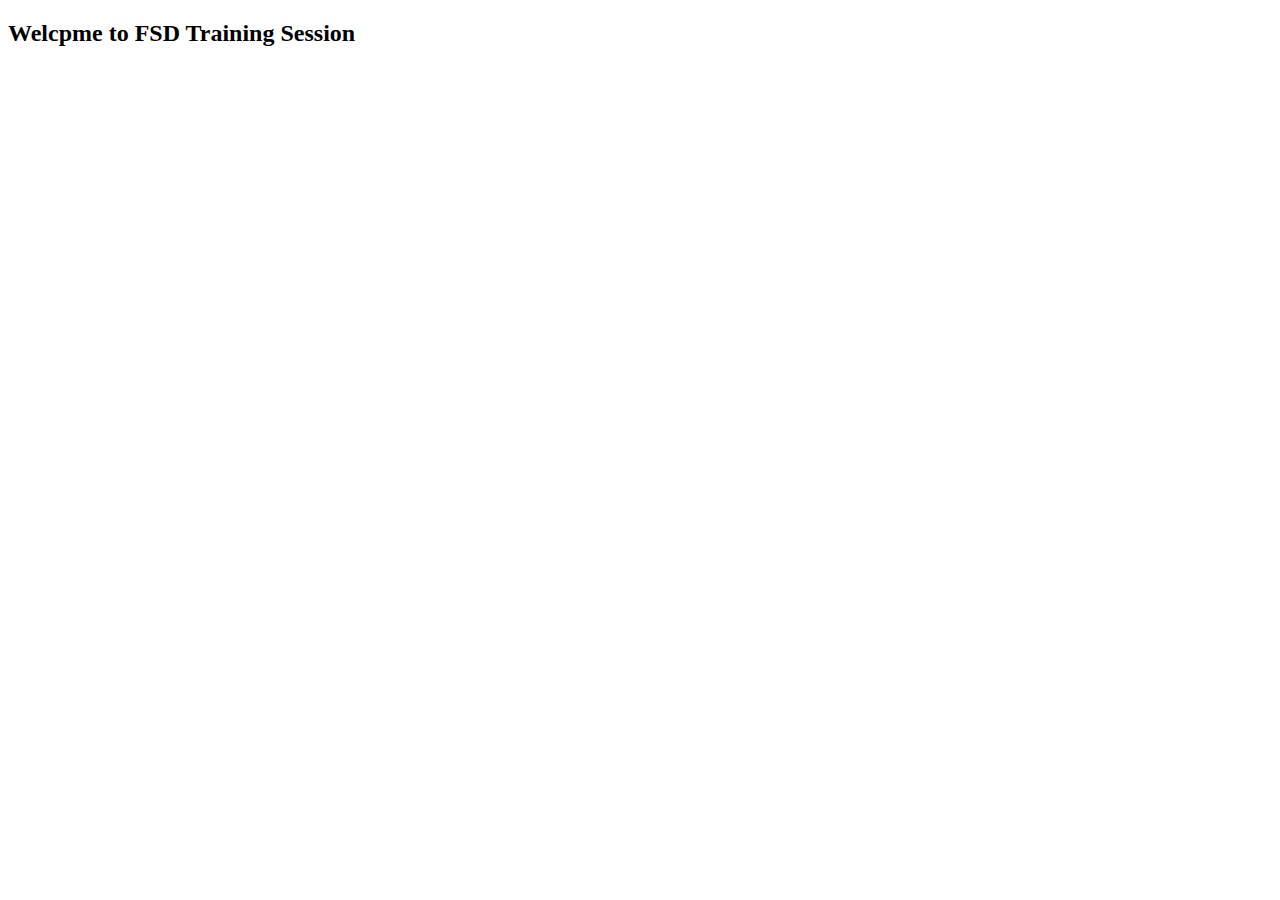
<file: index.html>
<!DOCTYPE html>
<html lang="en">
<head>
    <meta charset="UTF-8">
    <meta name="viewport" content="width=device-width, initial-scale=1.0">
    <title>Document</title>
</head>
<body>
    <h2>Welcpme to FSD Training Session</h2>
</body>
</html>
</file>
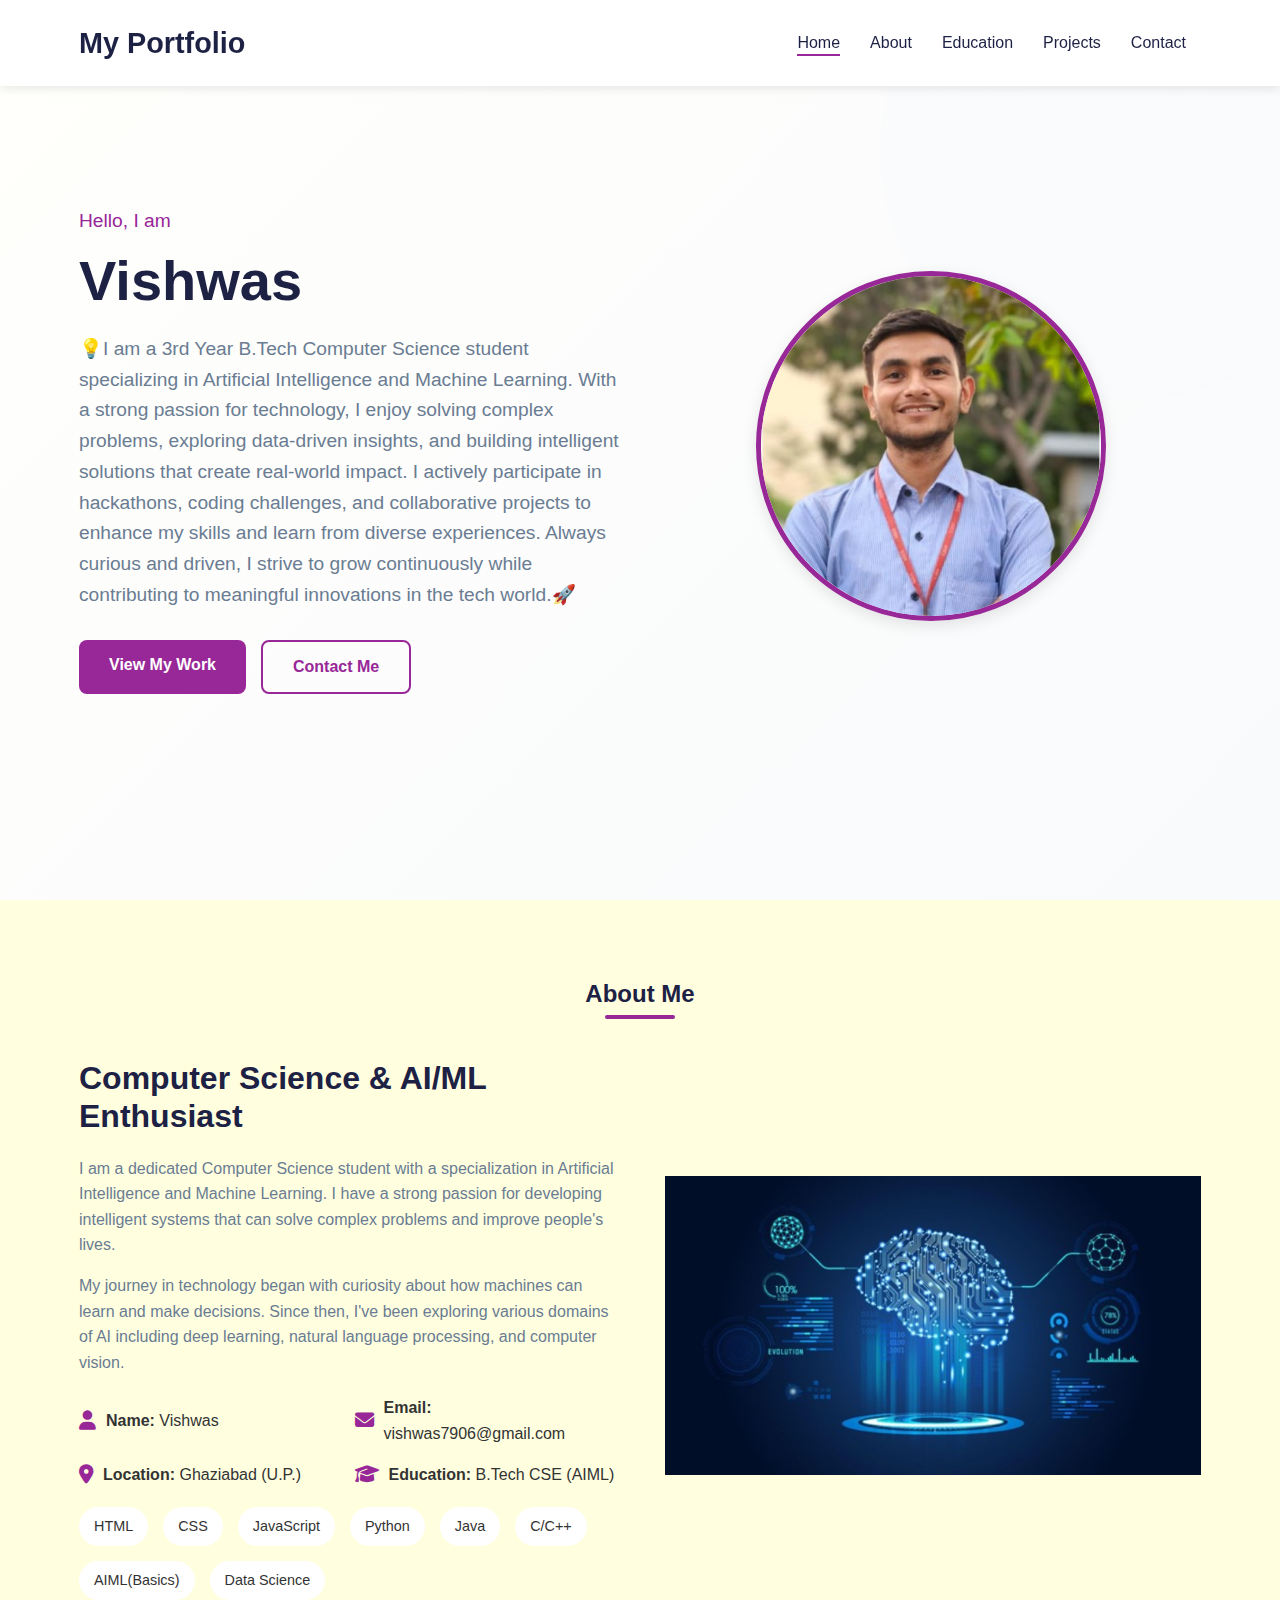
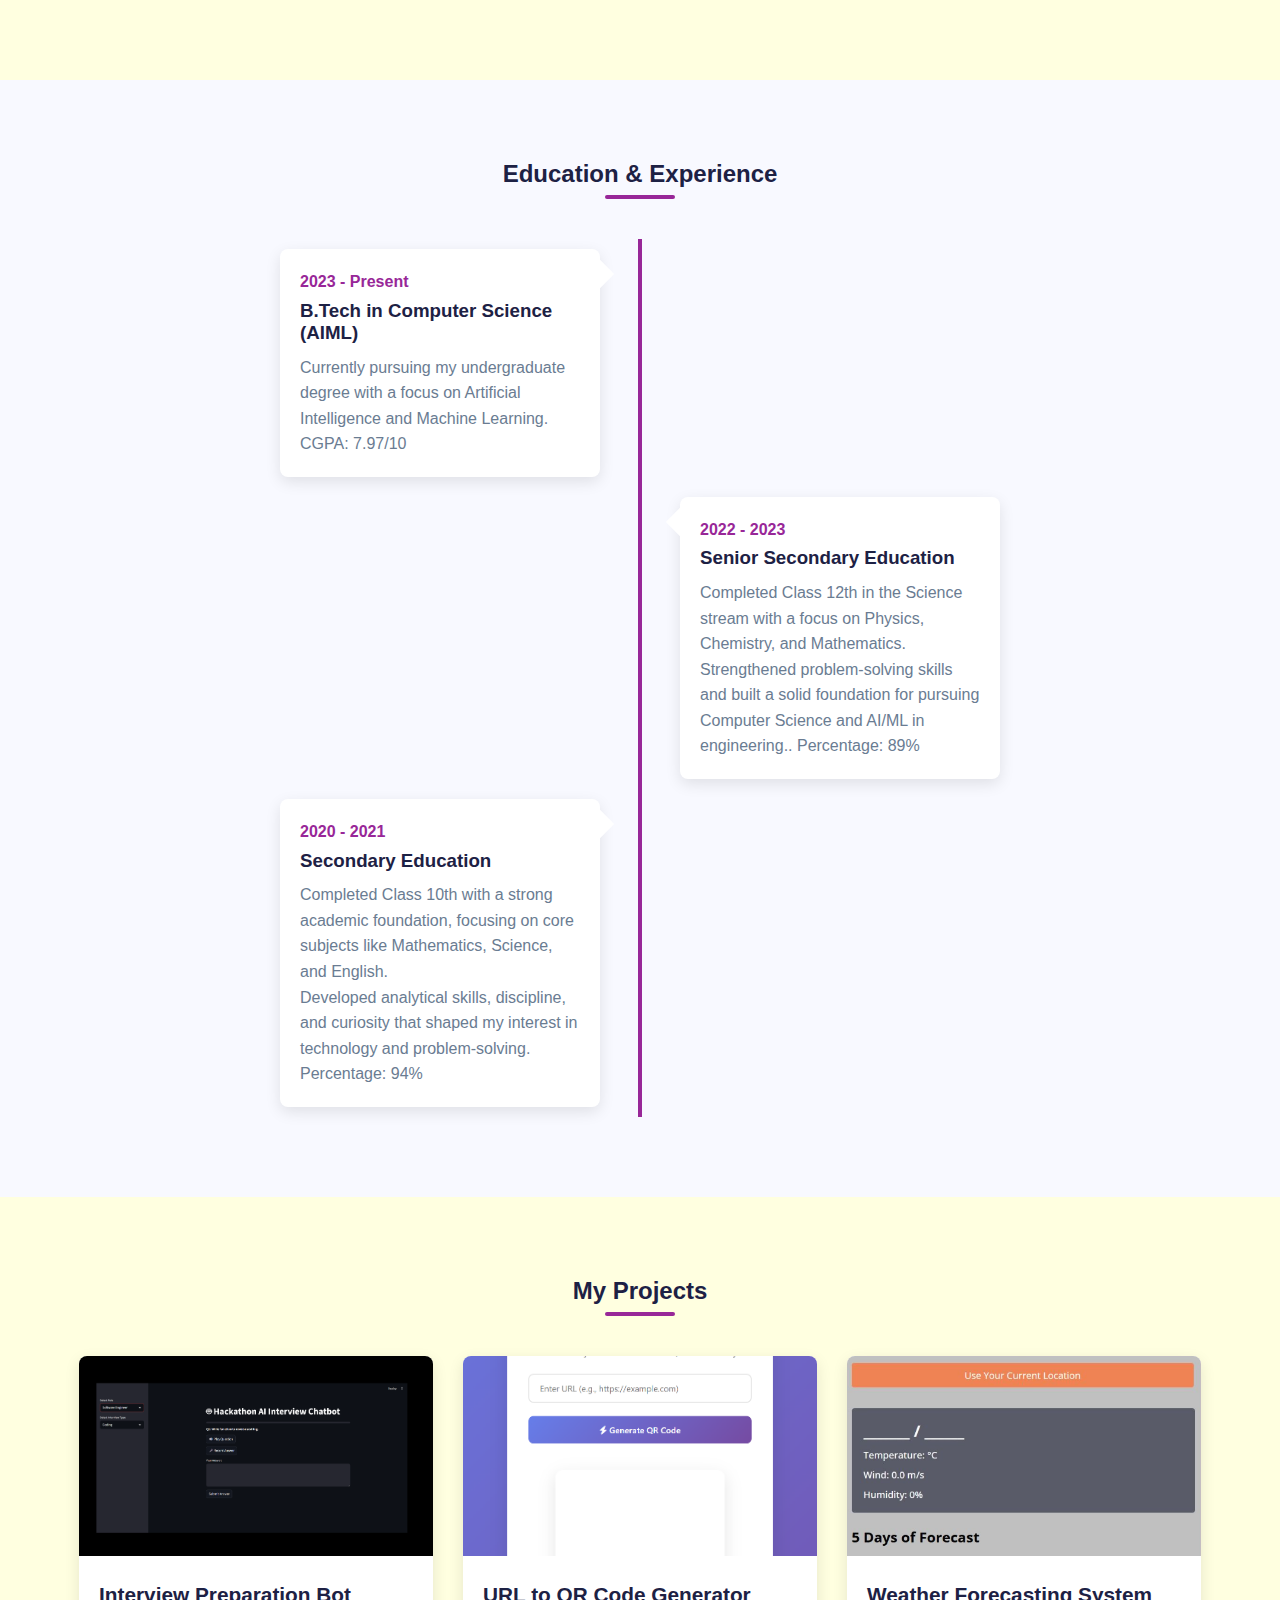
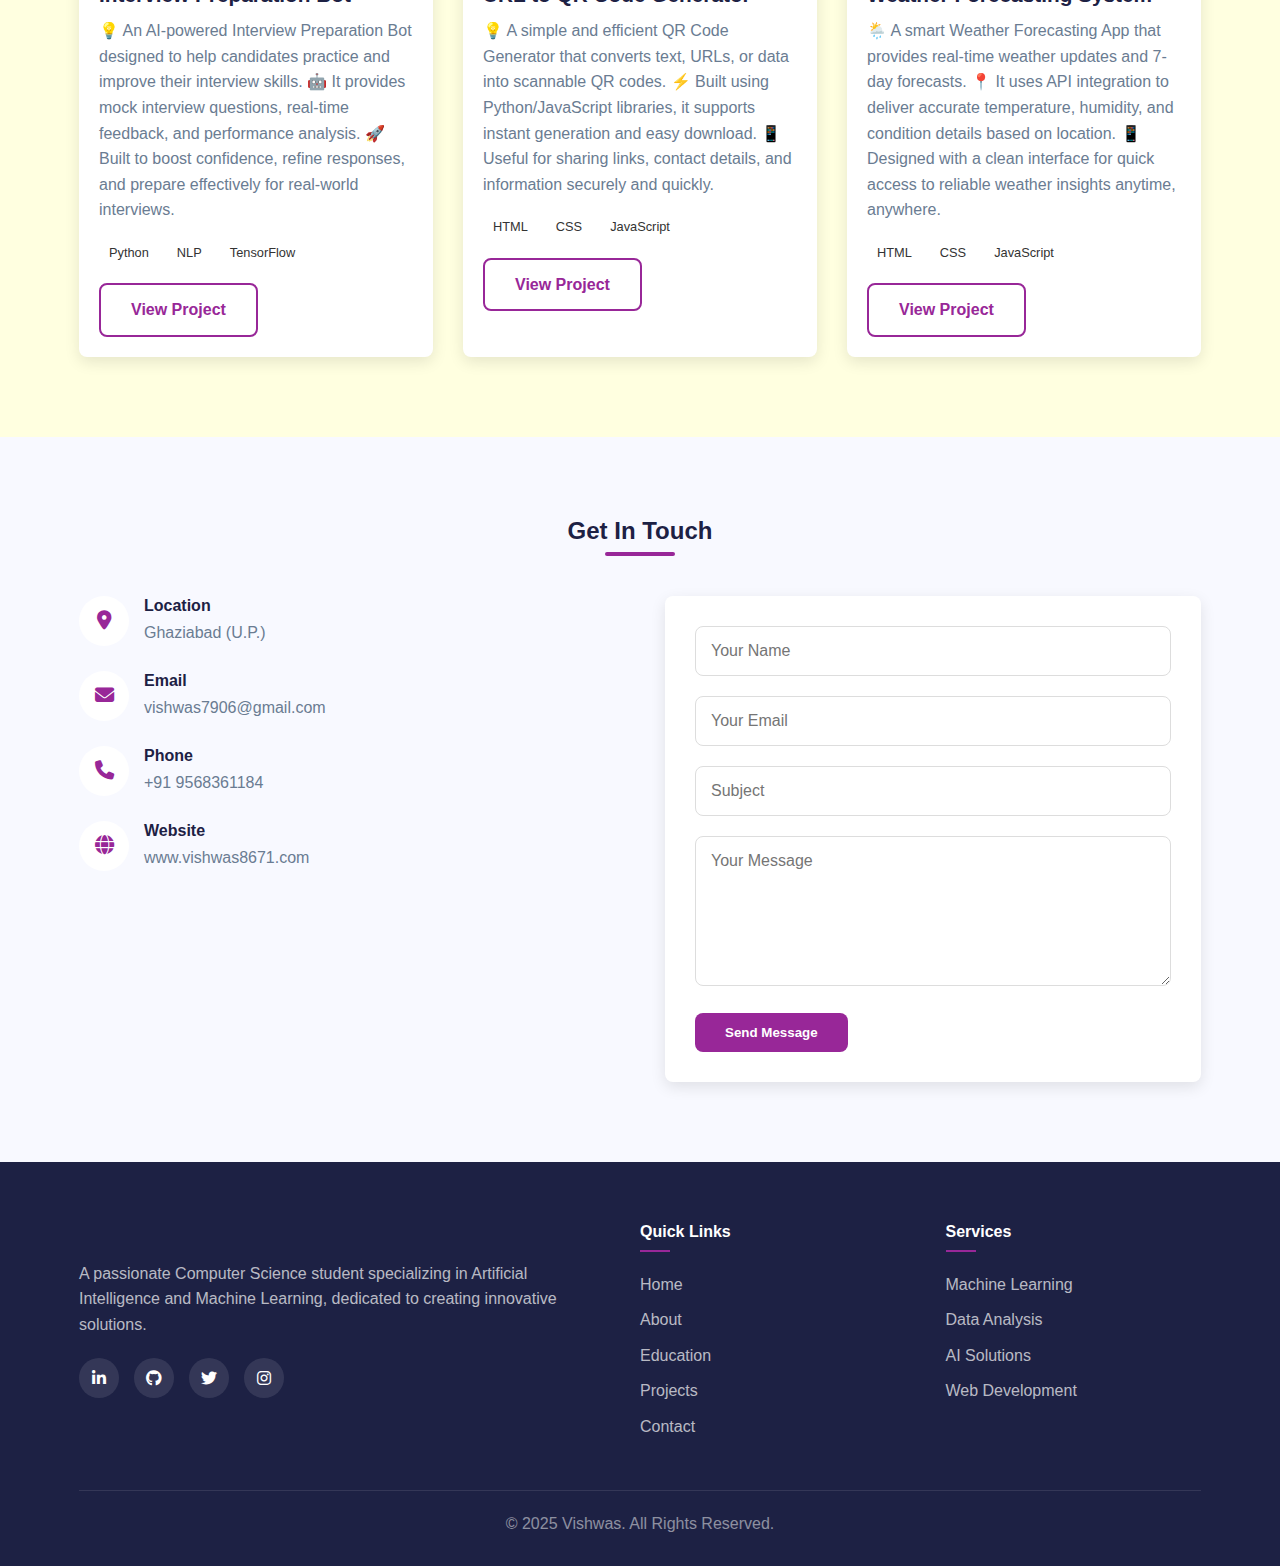
<file: Portfolio Website/index.html>
<!DOCTYPE html>
<html lang="en">
<head>
    <meta charset="UTF-8">
    <meta name="viewport" content="width=device-width, initial-scale=1.0">
    <title>Vishwas | CSE AIML Student</title>
    <link rel="stylesheet" href="https://cdnjs.cloudflare.com/ajax/libs/font-awesome/6.4.0/css/all.min.css">
    <link rel="stylesheet" href="page-style.css">
</head>
<body>
    <!-- Header -->
    <header id="header">
        <div class="container">
            <nav class="navbar">
                <a href="#" class="logo">My Portfolio<span></span></a>
                
                <ul class="nav-menu">
                    <li><a href="#home" class="nav-link active">Home</a></li>
                    <li><a href="#about" class="nav-link">About</a></li>
                    <li><a href="#education" class="nav-link">Education</a></li>
                    <li><a href="#projects" class="nav-link">Projects</a></li>
                    <li><a href="#contact" class="nav-link">Contact</a></li>
                </ul>
                
                <div class="hamburger">
                    <span class="bar"></span>
                    <span class="bar"></span>
                    <span class="bar"></span>
                </div>
            </nav>
        </div>
    </header>

    <!-- Hero Section -->
    <section id="home" class="hero">
        <div class="container">
            <div class="hero-content">
                <div class="hero-text">
                    <span class="hero-greeting">Hello, I am</span>
                    <h1 class="hero-title">Vishwas</h1>
                    <p class="hero-description">💡I am a 3rd Year B.Tech Computer Science student specializing in Artificial Intelligence and Machine Learning. With a strong passion for technology, I enjoy solving complex problems, exploring data-driven insights, and building intelligent solutions that create real-world impact. I actively participate in hackathons, coding challenges, and collaborative projects to enhance my skills and learn from diverse experiences. Always curious and driven, I strive to grow continuously while contributing to meaningful innovations in the tech world.🚀</p>
                    <div class="hero-buttons">
                        <a href="#projects" class="btn">View My Work</a>
                        <a href="#contact" class="btn btn-outline">Contact Me</a>
                    </div>
                </div>
                <div class="hero-image">
                    <img src="pic1.jpg" alt="Professional headshot of Vishwas" class="profile-img">
                </div>
            </div>
        </div>
    </section>

    <!-- About Section -->
    <section id="about" class="section">
        <div class="container">
            <h2 class="section-title">About Me</h2>
            <div class="about-content">
                <div class="about-text">
                    <h3>Computer Science & AI/ML Enthusiast</h3>
                    <p>I am a dedicated Computer Science student with a specialization in Artificial Intelligence and Machine Learning. I have a strong passion for developing intelligent systems that can solve complex problems and improve people's lives.</p>
                    <p>My journey in technology began with curiosity about how machines can learn and make decisions. Since then, I've been exploring various domains of AI including deep learning, natural language processing, and computer vision.</p>
                    <div class="about-info">
                        <div class="info-item">
                            <i class="fas fa-user"></i>
                            <span><strong>Name:</strong> Vishwas</span>
                        </div>
                        <div class="info-item">
                            <i class="fas fa-envelope"></i>
                            <span><strong>Email:</strong> vishwas7906@gmail.com</span>
                        </div>
                        <div class="info-item">
                            <i class="fas fa-map-marker-alt"></i>
                            <span><strong>Location:</strong> Ghaziabad (U.P.)</span>
                        </div>
                        <div class="info-item">
                            <i class="fas fa-graduation-cap"></i>
                            <span><strong>Education:</strong> B.Tech CSE (AIML)</span>
                        </div>
                    </div>
                    <div class="skills">
                        <span class="skill">HTML</span>
                        <span class="skill">CSS</span>
                        <span class="skill">JavaScript</span>
                        <span class="skill">Python</span>
                        <span class="skill">Java</span>
                        <span class="skill">C/C++</span>
                        <span class="skill">AIML(Basics)</span>
                        <span class="skill">Data Science</span>
                    </div>
                </div>
                <div class="about-image">
                    <img src="aiml.png" alt="AI and technology concept illustration" class="about-img">
                </div>
            </div>
        </div>
    </section>

    <!-- Education Section -->
    <section id="education" class="section" style="background-color: #f8f9ff;">
        <div class="container">
            <h2 class="section-title">Education & Experience</h2>
            <div class="timeline">
                <div class="timeline-item">
                    <div class="timeline-content">
                        <div class="timeline-date">2023 - Present</div>
                        <h3 class="timeline-title">B.Tech in Computer Science (AIML)</h3>
                        <p class="timeline-desc">Currently pursuing my undergraduate degree with a focus on Artificial Intelligence and Machine Learning. CGPA: 7.97/10</p>
                    </div>
                </div>
                <div class="timeline-item">
                    <div class="timeline-content">
                        <div class="timeline-date">2022 - 2023</div>
                        <h3 class="timeline-title">Senior Secondary Education</h3>
                        <p class="timeline-desc">Completed Class 12th in the Science stream with a focus on Physics, Chemistry, and Mathematics. <br>
Strengthened problem-solving skills and built a solid foundation for pursuing Computer Science and AI/ML in engineering.. Percentage: 89%</p>
                    </div>
                </div>
                <div class="timeline-item">
                    <div class="timeline-content">
                        <div class="timeline-date">2020 - 2021</div>
                        <h3 class="timeline-title">Secondary Education</h3>
                        <p class="timeline-desc">Completed Class 10th with a strong academic foundation, focusing on core subjects like Mathematics, Science, and English. <br>
Developed analytical skills, discipline, and curiosity that shaped my interest in technology and problem-solving. Percentage: 94% </p>
                    </div>
                </div>
            </div>
        </div>
    </section>

    <!-- Projects Section -->
    <section id="projects" class="section">
        <div class="container">
            <h2 class="section-title">My Projects</h2>
            <div class="projects-grid">
                <div class="project-card">
                    <img src="interview bot.png" alt="Sentiment analysis dashboard interface" class="project-img">
                    <div class="project-content">
                        <h3 class="project-title">Interview Preparation Bot</h3>
                        <p class="project-desc">💡 An AI-powered Interview Preparation Bot designed to help candidates practice and improve their interview skills.
🤖 It provides mock interview questions, real-time feedback, and performance analysis.
🚀 Built to boost confidence, refine responses, and prepare effectively for real-world interviews.</p>
                        <div class="project-tech">
                            <span class="tech-tag">Python</span>
                            <span class="tech-tag">NLP</span>
                            <span class="tech-tag">TensorFlow</span>
                        </div>
                        <div class="project-links">
                            <a href="#" class="btn btn-outline">View Project</a>
                        </div>
                    </div>
                </div>
                
                <div class="project-card">
                    <img src="qr generator.png" class="project-img">
                    <div class="project-content">
                        <h3 class="project-title">URL to QR Code Generator</h3>
                        <p class="project-desc">💡 A simple and efficient QR Code Generator that converts text, URLs, or data into scannable QR codes.
⚡ Built using Python/JavaScript libraries, it supports instant generation and easy download.
📱 Useful for sharing links, contact details, and information securely and quickly.</p>
                        <div class="project-tech">
                            <span class="tech-tag">HTML</span>
                            <span class="tech-tag">CSS</span>
                            <span class="tech-tag">JavaScript</span>
                        </div>
                        <div class="project-links">
                            <a href="#" class="btn btn-outline">View Project</a>
                        </div>
                    </div>
                </div>
                
                <div class="project-card">
                    <img src="weather.png" alt="AI chatbot interface design" class="project-img">
                    <div class="project-content">
                        <h3 class="project-title">Weather Forecasting System</h3>
                        <p class="project-desc">🌦️ A smart Weather Forecasting App that provides real-time weather updates and 7-day forecasts.
📍 It uses API integration to deliver accurate temperature, humidity, and condition details based on location.
📱 Designed with a clean interface for quick access to reliable weather insights anytime, anywhere.</p>
                        <div class="project-tech">
                            <span class="tech-tag">HTML</span>
                            <span class="tech-tag">CSS</span>
                            <span class="tech-tag">JavaScript</span>
                        </div>
                        <div class="project-links">
                            <a href="#" class="btn btn-outline">View Project</a>
                        </div>
                    </div>
                </div>
            </div>
        </div>
    </section>

    <!-- Contact Section -->
    <section id="contact" class="section" style="background-color: #f8f9ff;">
        <div class="container">
            <h2 class="section-title">Get In Touch</h2>
            <div class="contact-content">
                <div class="contact-info">
                    <div class="contact-item">
                        <div class="contact-icon">
                            <i class="fas fa-map-marker-alt"></i>
                        </div>
                        <div class="contact-details">
                            <h4>Location</h4>
                            <p>Ghaziabad (U.P.)</p>
                        </div>
                    </div>
                    
                    <div class="contact-item">
                        <div class="contact-icon">
                            <i class="fas fa-envelope"></i>
                        </div>
                        <div class="contact-details">
                            <h4>Email</h4>
                            <p>vishwas7906@gmail.com</p>
                        </div>
                    </div>
                    
                    <div class="contact-item">
                        <div class="contact-icon">
                            <i class="fas fa-phone"></i>
                        </div>
                        <div class="contact-details">
                            <h4>Phone</h4>
                            <p>+91 9568361184</p>
                        </div>
                    </div>
                    
                    <div class="contact-item">
                        <div class="contact-icon">
                            <i class="fas fa-globe"></i>
                        </div>
                        <div class="contact-details">
                            <h4>Website</h4>
                            <p>www.vishwas8671.com</p>
                        </div>
                    </div>
                </div>
                
                <div class="contact-form">
                    <form id="contactForm">
                        <div class="form-group">
                            <input type="text" class="form-input" placeholder="Your Name" required>
                        </div>
                        <div class="form-group">
                            <input type="email" class="form-input" placeholder="Your Email" required>
                        </div>
                        <div class="form-group">
                            <input type="text" class="form-input" placeholder="Subject">
                        </div>
                        <div class="form-group">
                            <textarea class="form-input" placeholder="Your Message" required></textarea>
                        </div>
                        <button type="submit" class="btn">Send Message</button>
                    </form>
                </div>
            </div>
        </div>
    </section>

    <!-- Footer -->
    <footer>
        <div class="container">
            <div class="footer-content">
                <div class="footer-about">
                    <h3>Vishwas</h3>
                    <p>A passionate Computer Science student specializing in Artificial Intelligence and Machine Learning, dedicated to creating innovative solutions.</p>
                    <div class="social-links">
                        <a href="#" class="social-link"><i class="fab fa-linkedin-in"></i></a>
                        <a href="#" class="social-link"><i class="fab fa-github"></i></a>
                        <a href="#" class="social-link"><i class="fab fa-twitter"></i></a>
                        <a href="#" class="social-link"><i class="fab fa-instagram"></i></a>
                    </div>
                </div>
                
                <div class="footer-links">
                    <h4>Quick Links</h4>
                    <ul>
                        <li><a href="#home">Home</a></li>
                        <li><a href="#about">About</a></li>
                        <li><a href="#education">Education</a></li>
                        <li><a href="#projects">Projects</a></li>
                        <li><a href="#contact">Contact</a></li>
                    </ul>
                </div>
                
                <div class="footer-links">
                    <h4>Services</h4>
                    <ul>
                        <li><a href="#">Machine Learning</a></li>
                        <li><a href="#">Data Analysis</a></li>
                        <li><a href="#">AI Solutions</a></li>
                        <li><a href="#">Web Development</a></li>
                    </ul>
                </div>
            </div>
            
            <div class="copyright">
                <p>&copy; 2025 Vishwas. All Rights Reserved.</p>
            </div>
        </div>
    </footer>
    </body>
</html>
</file>
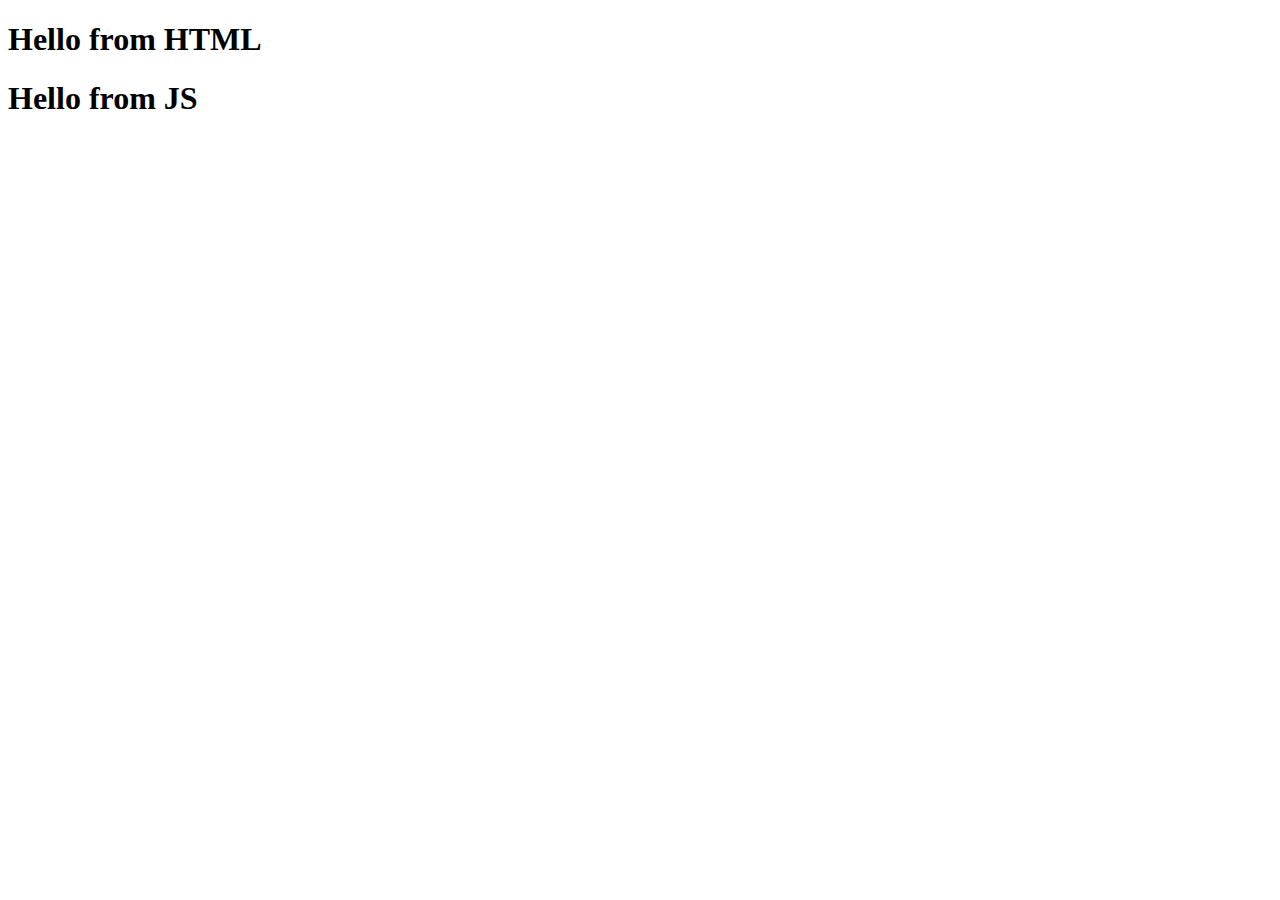
<file: REACT/index.html>
<!DOCTYPE html>
<html lang="en">
<head>
    <meta charset="UTF-8">
    <meta name="viewport" content="width=device-width, initial-scale=1.0">
    <title>Document</title>
</head>
<body>
    <h1>Hello from HTML</h1>
    <script src="script.js"></script>
</body>
</html>
</file>
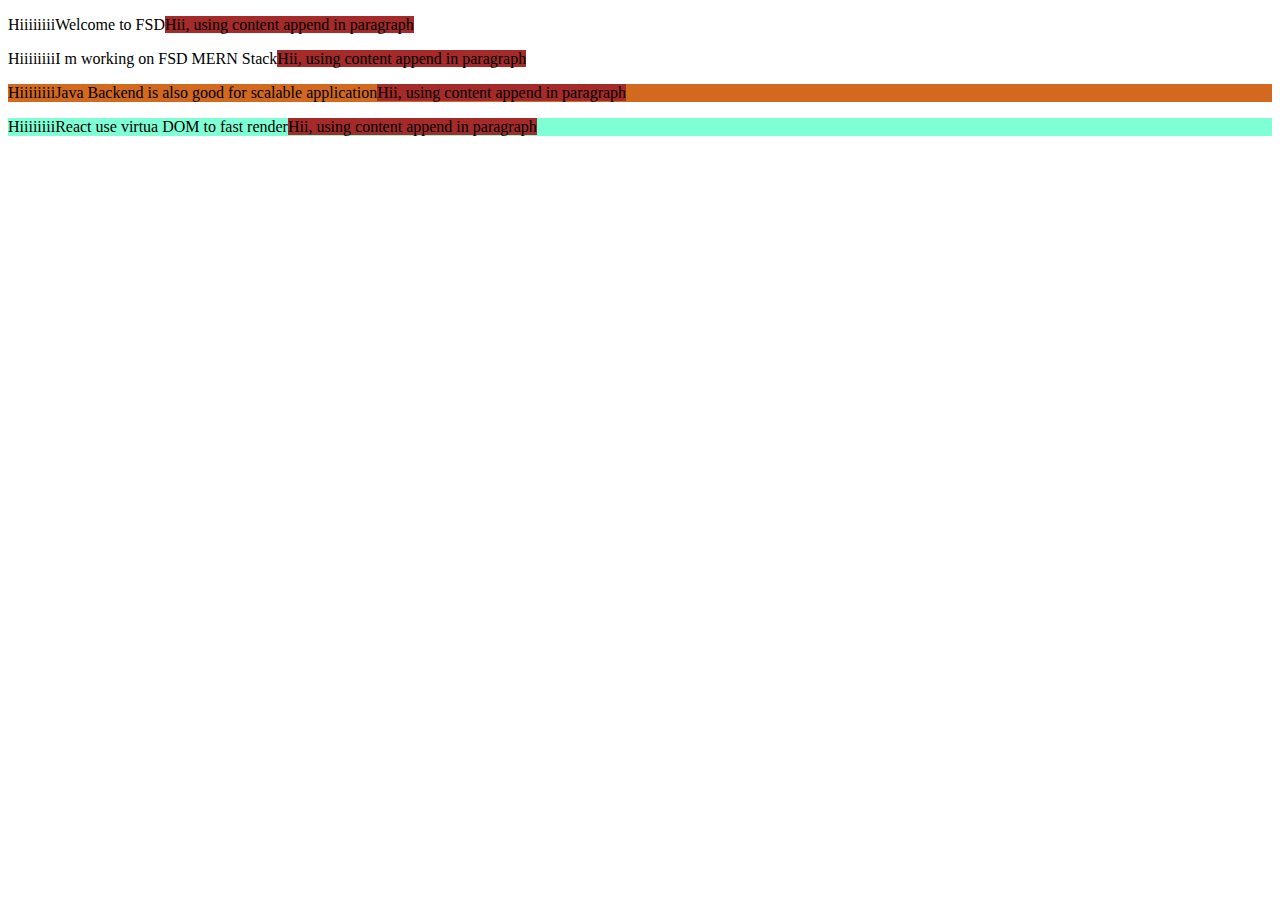
<file: Class Project1/CSS/index.html>
<!DOCTYPE html>
<html lang="en">
<head>
    <meta charset="UTF-8">
    <meta name="viewport" content="width=device-width, initial-scale=1.0">
    <title>Document</title>
    <link href="style.css" rel="stylesheet">

</head>
<body>
    <!-- <p id="para1">
        Welcome to ABES Engineering College
    </p>
    <p>
        Lorem ipsum dolor sit amet consectetur adipisicing elit. Architecto, dolor!
    </p>
<h2>
    Hi, I m working on FSD
</h2> -->
<div>
<p>Welcome to FSD</p>
<span>
    <p>I m working on FSD MERN Stack</p>
</span>


</div>
<p>Java Backend is also good for scalable application</p>
<p>React use virtua DOM to fast render</p>



</body>
</html>
</file>
<file: Portfolio Website/page-style.css>
:root {
            --primary-color: rgb(152, 39, 152);
            --secondary-color: #6a7c92;
            --dark-color: #1d2144;
            --light-color: white;
            --background-color : lightyellow;
            --text-color: #333333;
            --transition: all 0.3s ease;
            --box-shadow: 0 5px 15px rgba(0, 0, 0, 0.1);
            --border-radius: 8px;
        }

        /* Base Styles */
        * {
            margin: 0;
            padding: 0;
            box-sizing: border-box;
        }

        html {
            scroll-behavior: smooth;
        }

        body {
            font-family: 'Segoe UI', Tahoma, Geneva, Verdana, sans-serif;
            line-height: 1.6;
            color: var(--text-color);
            background-color: var(--background-color);
        }

        h1, h2, h3, h4, h5, h6 {
            font-weight: 700;
            line-height: 1.2;
            color: var(--dark-color);
            margin-bottom: 1rem;
        }

        a {
            text-decoration: none;
            color: var(--primary-color);
            transition: var(--transition);
        }

        ul {
            list-style: none;
        }

        img {
            max-width: 100%;
            height: auto;
        }

        .container {
            width: 90%;
            max-width: 1200px;
            margin: 0 auto;
            padding: 0 15px;
        }

        .btn {
            display: inline-block;
            padding: 12px 30px;
            background: var(--primary-color);
            color: white;
            border-radius: var(--border-radius);
            transition: var(--transition);
            border: none;
            cursor: pointer;
            font-weight: 600;
        }

        .btn:hover {
            background: #3a5ae0;
            transform: translateY(-3px);
            box-shadow: var(--box-shadow);
        }

        .btn-outline {
            background: transparent;
            border: 2px solid var(--primary-color);
            color: var(--primary-color);
        }

        .btn-outline:hover {
            background: var(--primary-color);
            color: white;
        }

        .section {
            padding: 80px 0;
        }

        .section-title {
            text-align: center;
            margin-bottom: 50px;
            position: relative;
        }

        .section-title::after {
            content: '';
            position: absolute;
            bottom: -10px;
            left: 50%;
            transform: translateX(-50%);
            width: 70px;
            height: 4px;
            background: var(--primary-color);
            border-radius: 2px;
        }

        /* Header */
        header {
            position: fixed;
            top: 0;
            left: 0;
            width: 100%;
            z-index: 1000;
            background-color: rgba(255, 255, 255, 0.95);
            box-shadow: 0 2px 10px rgba(0, 0, 0, 0.1);
            transition: var(--transition);
        }

        header.sticky {
            padding: 10px 0;
        }

        .navbar {
            display: flex;
            justify-content: space-between;
            align-items: center;
            padding: 20px 0;
        }

        .logo {
            font-size: 1.8rem;
            font-weight: 700;
            color: var(--dark-color);
        }

        .logo span {
            color: var(--primary-color);
        }

        .nav-menu {
            display: flex;
            align-items: center;
        }

        .nav-link {
            margin: 0 15px;
            color: var(--dark-color);
            font-weight: 500;
            position: relative;
        }

        .nav-link::after {
            content: '';
            position: absolute;
            bottom: -5px;
            left: 0;
            width: 0;
            height: 2px;
            background: var(--primary-color);
            transition: var(--transition);
        }

        .nav-link:hover::after,
        .nav-link.active::after {
            width: 100%;
        }

        .hamburger {
            display: none;
            cursor: pointer;
        }

        .bar {
            display: block;
            width: 25px;
            height: 3px;
            margin: 5px auto;
            background-color: var(--dark-color);
            transition: var(--transition);
        }

        /* Hero Section */
        .hero {
            min-height: 100vh;
            display: flex;
            align-items: center;
            background: linear-gradient(135deg, rgba(255, 255, 255, 0.9) 0%, rgba(248, 249, 255, 0.9) 100%);
            position: relative;
            overflow: hidden;
        }

        .hero::before {
            content: '';
            position: absolute;
            top: -100px;
            right: -100px;
            width: 500px;
            height: 500px;
            border-radius: 50%;
            background: linear-gradient(135deg, rgba(74, 108, 247, 0.1) 0%, rgba(74, 108, 247, 0.05) 100%);
            z-index: -1;
        }

        .hero-content {
            display: flex;
            align-items: center;
            justify-content: space-between;
            gap: 40px;
        }

        .hero-text {
            flex: 1;
        }

        .hero-image {
            flex: 1;
            text-align: center;
        }

        .hero-greeting {
            font-size: 1.2rem;
            color: var(--primary-color);
            margin-bottom: 10px;
            display: block;
        }

        .hero-title {
            font-size: 3.5rem;
            margin-bottom: 20px;
            color: var(--dark-color);
        }

        .hero-description {
            font-size: 1.2rem;
            margin-bottom: 30px;
            color: var(--secondary-color);
        }

        .hero-buttons {
            display: flex;
            gap: 15px;
        }

        .profile-img {
            width: 350px;
            height: 350px;
            border-radius: 50%;
            object-fit: cover;
            border: 5px solid var(--primary-color);
            box-shadow: var(--box-shadow);
        }

        /* About Section */
        .about-content {
            display: grid;
            grid-template-columns: 1fr 1fr;
            gap: 50px;
            align-items: center;
        }

        .about-text h3 {
            font-size: 2rem;
            margin-bottom: 20px;
        }

        .about-text p {
            margin-bottom: 15px;
            color: var(--secondary-color);
        }

        .about-info {
            display: grid;
            grid-template-columns: repeat(2, 1fr);
            gap: 15px;
            margin-top: 20px;
        }

        .info-item {
            display: flex;
            align-items: center;
            gap: 10px;
        }

        .info-item i {
            color: var(--primary-color);
            font-size: 1.2rem;
        }

        .skills {
            display: flex;
            flex-wrap: wrap;
            gap: 15px;
            margin-top: 20px;
        }

        .skill {
            padding: 8px 15px;
            background: var(--light-color);
            border-radius: 30px;
            font-size: 0.9rem;
            font-weight: 500;
        }

        /* Education Section */
        .timeline {
            position: relative;
            max-width: 800px;
            margin: 0 auto;
        }

        .timeline::after {
            content: '';
            position: absolute;
            width: 4px;
            background-color: var(--primary-color);
            top: 0;
            bottom: 0;
            left: 50%;
            margin-left: -2px;
        }

        .timeline-item {
            padding: 10px 40px;
            position: relative;
            width: 50%;
            box-sizing: border-box;
        }

        .timeline-item:nth-child(odd) {
            left: 0;
        }

        .timeline-item:nth-child(even) {
            left: 50%;
        }

        .timeline-content {
            padding: 20px;
            background-color: white;
            border-radius: var(--border-radius);
            box-shadow: var(--box-shadow);
            position: relative;
        }

        .timeline-content::after {
            content: '';
            position: absolute;
            width: 20px;
            height: 20px;
            background-color: white;
            top: 15px;
            transform: rotate(45deg);
        }

        .timeline-item:nth-child(odd) .timeline-content::after {
            right: -10px;
        }

        .timeline-item:nth-child(even) .timeline-content::after {
            left: -10px;
        }

        .timeline-date {
            font-weight: 700;
            color: var(--primary-color);
            margin-bottom: 5px;
        }

        .timeline-title {
            margin-bottom: 10px;
        }

        .timeline-desc {
            color: var(--secondary-color);
        }

        /* Projects Section */
        .projects-grid {
            display: grid;
            grid-template-columns: repeat(auto-fill, minmax(300px, 1fr));
            gap: 30px;
        }

        .project-card {
            background: white;
            border-radius: var(--border-radius);
            overflow: hidden;
            box-shadow: var(--box-shadow);
            transition: var(--transition);
        }

        .project-card:hover {
            transform: translateY(-10px);
            box-shadow: 0 15px 30px rgba(0, 0, 0, 0.15);
        }

        .project-img {
            width: 100%;
            height: 200px;
            object-fit: cover;
        }

        .project-content {
            padding: 20px;
        }

        .project-title {
            font-size: 1.3rem;
            margin-bottom: 10px;
        }

        .project-desc {
            color: var(--secondary-color);
            margin-bottom: 15px;
        }

        .project-tech {
            display: flex;
            flex-wrap: wrap;
            gap: 8px;
            margin-bottom: 15px;
        }

        .tech-tag {
            padding: 5px 10px;
            background: var(--light-color);
            border-radius: 20px;
            font-size: 0.8rem;
        }

        .project-links {
            display: flex;
            gap: 15px;
        }

        /* Contact Section */
        .contact-content {
            display: grid;
            grid-template-columns: 1fr 1fr;
            gap: 50px;
        }

        .contact-info {
            display: flex;
            flex-direction: column;
            gap: 25px;
        }

        .contact-item {
            display: flex;
            align-items: center;
            gap: 15px;
        }

        .contact-icon {
            width: 50px;
            height: 50px;
            background: var(--light-color);
            border-radius: 50%;
            display: flex;
            align-items: center;
            justify-content: center;
            color: var(--primary-color);
            font-size: 1.2rem;
        }

        .contact-details h4 {
            margin-bottom: 5px;
        }

        .contact-details p {
            color: var(--secondary-color);
        }

        .contact-form {
            background: white;
            padding: 30px;
            border-radius: var(--border-radius);
            box-shadow: var(--box-shadow);
        }

        .form-group {
            margin-bottom: 20px;
        }

        .form-input {
            width: 100%;
            padding: 15px;
            border: 1px solid #ddd;
            border-radius: var(--border-radius);
            font-family: inherit;
            font-size: 1rem;
            transition: var(--transition);
        }

        .form-input:focus {
            border-color: var(--primary-color);
            outline: none;
            box-shadow: 0 0 0 3px rgba(74, 108, 247, 0.2);
        }

        textarea.form-input {
            min-height: 150px;
            resize: vertical;
        }

        /* Footer */
        footer {
            background: var(--dark-color);
            color: white;
            padding: 60px 0 30px;
        }

        .footer-content {
            display: grid;
            grid-template-columns: 2fr 1fr 1fr;
            gap: 50px;
        }

        .footer-about p {
            margin-bottom: 20px;
            color: rgba(255, 255, 255, 0.7);
        }

        .social-links {
            display: flex;
            gap: 15px;
        }

        .social-link {
            width: 40px;
            height: 40px;
            border-radius: 50%;
            background: rgba(255, 255, 255, 0.1);
            display: flex;
            align-items: center;
            justify-content: center;
            color: white;
            transition: var(--transition);
        }

        .social-link:hover {
            background: var(--primary-color);
            transform: translateY(-5px);
        }

        .footer-links h4 {
            color: white;
            margin-bottom: 20px;
            position: relative;
            padding-bottom: 10px;
        }

        .footer-links h4::after {
            content: '';
            position: absolute;
            bottom: 0;
            left: 0;
            width: 30px;
            height: 2px;
            background: var(--primary-color);
        }

        .footer-links ul {
            display: flex;
            flex-direction: column;
            gap: 10px;
        }

        .footer-links a {
            color: rgba(255, 255, 255, 0.7);
            transition: var(--transition);
        }

        .footer-links a:hover {
            color: white;
            padding-left: 5px;
        }

        .copyright {
            text-align: center;
            margin-top: 50px;
            padding-top: 20px;
            border-top: 1px solid rgba(255, 255, 255, 0.1);
            color: rgba(255, 255, 255, 0.5);
        }

        /* Responsive Styles */
        @media (max-width: 992px) {
            .hero-content {
                flex-direction: column-reverse;
                text-align: center;
            }
            
            .hero-buttons {
                justify-content: center;
            }
            
            .about-content {
                grid-template-columns: 1fr;
            }
            
            .contact-content {
                grid-template-columns: 1fr;
            }
            
            .footer-content {
                grid-template-columns: 1fr;
                gap: 30px;
            }
        }

        @media (max-width: 768px) {
            .hamburger {
                display: block;
            }
            
            .hamburger.active .bar:nth-child(2) {
                opacity: 0;
            }
            
            .hamburger.active .bar:nth-child(1) {
                transform: translateY(8px) rotate(45deg);
            }
            
            .hamburger.active .bar:nth-child(3) {
                transform: translateY(-8px) rotate(-45deg);
            }
            
            .nav-menu {
                position: fixed;
                left: -100%;
                top: 70px;
                gap: 0;
                flex-direction: column;
                background-color: white;
                width: 100%;
                text-align: center;
                transition: 0.3s;
                box-shadow: 0 10px 15px rgba(0, 0, 0, 0.1);
                padding: 20px 0;
            }
            
            .nav-menu.active {
                left: 0;
            }
            
            .nav-link {
                margin: 15px 0;
            }
            
            .timeline::after {
                left: 31px;
            }
            
            .timeline-item {
                width: 100%;
                padding-left: 70px;
                padding-right: 25px;
            }
            
            .timeline-item:nth-child(even) {
                left: 0;
            }
            
            .timeline-content::after {
                left: 15px;
                right: auto;
            }
            
            .hero-title {
                font-size: 2.5rem;
            }
        }

        @media (max-width: 576px) {
            .hero-title {
                font-size: 2rem;
            }
            
            .profile-img {
                width: 250px;
                height: 250px;
            }
            
            .about-info {
                grid-template-columns: 1fr;
            }
            
            .hero-buttons {
                flex-direction: column;
            }
        }
</file>
<file: Class Project1/CSS/style.css>
/* body{
    background-color:brown;
} */
 /* p,h2{
    background-color: aqua;
    color: blueviolet;
 }

 #para1{
font-family: 'Lucida Sans', 'Lucida Sans Regular', 'Lucida Grande', 'Lucida Sans Unicode', Geneva, Verdana, sans-serif;
font-size: xx-large;
 } */
/* 
 .para1{
    background-color: aquamarine;
 } */


 div~p{
    background-color: aquamarine;
 }

 p:hover{
    background-color: cadetblue;
    font-size: xx-large;
 }

 p::before{
    content: "Hiiiiiiii";
 }

 p::after{
    background-color: brown;
    content: "Hii, using content append in paragraph";
 }

 p::selection{
    background-color: chartreuse;
 }

 p:nth-child(2){
    background-color: chocolate;
 }

 div p:nth-of-type(1){

 }
</file>
